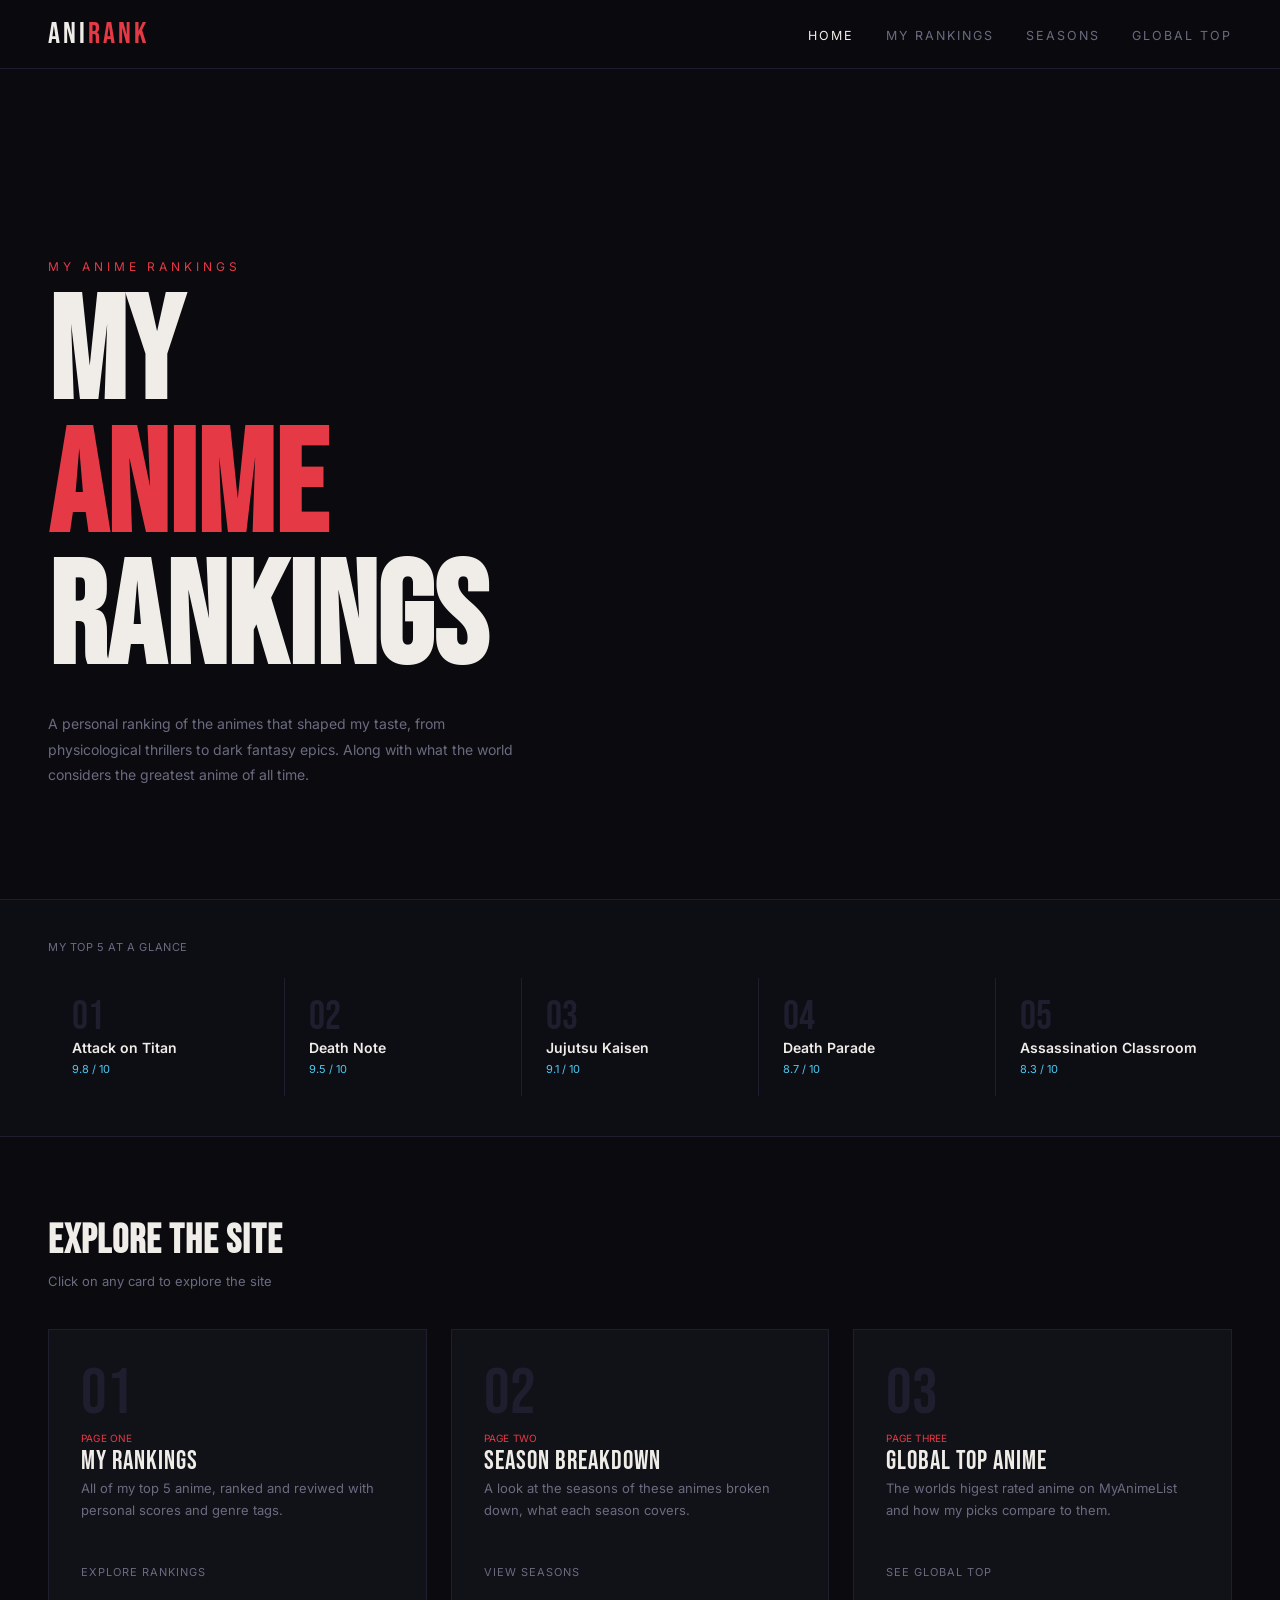
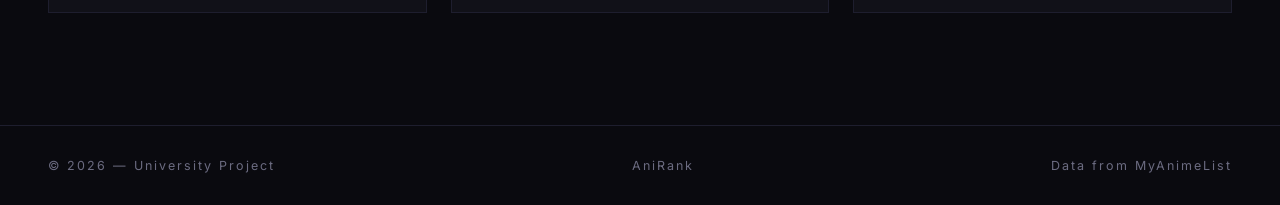
<file: index.html>
<!DOCTYPE html>
<html lang="en">

<head>
    <meta charset="UTF-8">
    <meta name="viewport" content="width=device-width, initial-scale=1.0">
    <title>AniRank</title>
    <link rel="icon" type="image/png" href="images/favicon-96x96.png">
    <link rel="stylesheet" href="styles/style.css" />
</head>

<body>

    <nav>
        <a href="index.html" class="nav-logo">Ani<span>Rank</span></a>
        <ul class="nav-links">
            <li><a href="index.html" class="active">Home</a></li>
            <li><a href="rankings.html">My Rankings</a></li>
            <li><a href="seasons.html">Seasons</a></li>
            <li><a href="global.html">Global Top</a></li>
        </ul>
    </nav>

    <section class="hero">
        <p class="hero-label">My Anime Rankings</p>
        <h1 class="hero-title">MY<br><span class="red">ANIME</span><br>RANKINGS</h1>
        <p class="hero-desc"> A personal ranking of the animes that shaped my taste, from physicological thrillers to
            dark fantasy epics. Along with what the world considers the greatest anime of all time.</p>
    </section>

    <section class="top5">
        <p class="top5-label">My top 5 at a glance</p>
        <section class="top5-row">
            <a class="top5-item">
                <span class="t5-rank">01</span><br>
                <span class="t5-name">Attack on Titan</span><br>
                <span class="t5-score">9.8 / 10</span>
            </a>
            <a class="top5-item">
                <span class="t5-rank">02</span><br>
                <span class="t5-name">Death Note</span><br>
                <span class="t5-score">9.5 / 10</span>
            </a>
            <a class="top5-item">
                <span class="t5-rank">03</span><br>
                <span class="t5-name">Jujutsu Kaisen</span><br>
                <span class="t5-score">9.1 / 10</span>
            </a>
            <a class="top5-item">
                <span class="t5-rank">04</span><br>
                <span class="t5-name">Death Parade</span><br>
                <span class="t5-score">8.7 / 10</span>
            </a>
            <a class="top5-item">
                <span class="t5-rank">05</span><br>
                <span class="t5-name">Assassination Classroom</span><br>
                <span class="t5-score">8.3 / 10</span>
            </a>
        </section>
    </section>

    <section class="pages-sec">
        <h2 class="section-title">Explore the site</h2>
        <p class=section-subtitle>Click on any card to explore the site</p>
        <section class="cards-grid">
            <a href="rankings.html" class="page-card">
                <span class="card-number">01</span><br>
                <span class="card-tag">Page One</span><br>
                <span class="card-title">My Rankings</span><br>
                <p class="card-desc">All of my top 5 anime, ranked and reviwed with personal scores and genre tags.</p>
                <br>
                <span class="card-link">Explore Rankings </span>
            </a>

            <a href="seasons.html" class="page-card">
                <span class="card-number">02</span><br>
                <span class="card-tag">Page Two</span><br>
                <span class="card-title">Season Breakdown</span><br>
                <p class="card-desc">A look at the seasons of these animes broken down, what each season covers.</p>
                <br>
                <span class="card-link">View Seasons </span>
            </a>

            <a href="global.html" class="page-card">
                <span class="card-number">03</span><br>
                <span class="card-tag">Page Three</span><br>
                <span class="card-title">Global Top Anime</span><br>
                <p class="card-desc">The worlds higest rated anime on MyAnimeList and how my picks compare to them.</p>
                <br>
                <span class="card-link">See Global Top </span>

            </a>
        </section>
    </section>
    <footer>
        <span>© 2026 — University Project</span>
        <span>AniRank</span>
        <span>Data from MyAnimeList</span>
    </footer>


</body>

</html>
</file>
<file: styles/style.css>
@import url('https://fonts.googleapis.com/css2?family=Bebas+Neue&family=Inter:wght@300;400;600&display=swap');

/* Global Styles */

* {
    box-sizing: border-box;
    margin: 0;
    padding: 0;
}

body {
    background-color: #0a0a0f;
    color: #f0ede8;
    font-family: 'Inter', sans-serif;
}

a {
    text-decoration: none;
    color: inherit;
}

/* Navigation Bar */

nav {
    position: fixed;
    top: 0;
    left: 0;
    right: 0;
    z-index: 100;
    background-color: rgba(10, 10, 15, 0.95);
    border-bottom: 1px solid #1e1e2e;
    padding: 16px 48px;
    display: flex;
    align-items: center;
    justify-content: space-between;
}

.nav-logo {
    font-family: 'Bebas Neue', sans-serif;
    font-size: 30px;
    letter-spacing: 3px;
}

.nav-logo span {
    color: #e63946;
}

.nav-links {
    list-style: none;
    display: flex;
    gap: 32px;
}

.nav-links a {
    font-size: 12.5px;
    letter-spacing: 2px;
    text-transform: uppercase;
    color: #6b6b80;
    transition: color 0.4s;
}

.nav-links a:hover,
.nav-links a.active {
    color: #f0ede8;
}

/* Footer */

footer {
    border-top: 1px solid #1e1e2e;
    padding: 32px 48px;
    display: flex;
    justify-content: space-between;
    align-items: center;
    margin-top: 32px;
}

footer span {
    font-size: 12.5px;
    color: #6b6b80;
    letter-spacing: 2px;
}

/*Hero Section*/

.hero {
    min-height: 100vh;
    display: flex;
    flex-direction: column;
    justify-content: flex-end;
    padding: 0 48px 80px;
    background-color: #0a0a0f;
    border-bottom: 1px solid #1e1e2e;
}

.hero-label {
    font-size: 12px;
    letter-spacing: 4px;
    text-transform: uppercase;
    color: #e63946;
    margin-bottom: 16px;
}

.hero-title {
    font-family: 'Bebas Neue', sans-serif;
    font-size: clamp(64px, 12vw, 144px);
    line-height: 0.92;
    letter-spacing: 0.4px;
    margin-bottom: 24px;
}

.hero-title .red {
    color: #e63946;
}

.hero-desc {
    font-size: 14px;
    color: #6b6b80;
    line-height: 1.8;
    max-width: 480px;
    margin-bottom: 32px;
}

/* Top 5 */

.top5 {
    background-color: #0d0d14;
    border-bottom: 1px solid #1e1e2e;
    padding: 40px 48px;
}

.top5-label {
    font-size: 11px;
    letter-spacing: .6px;
    text-transform: uppercase;
    color: #6b6b80;
    margin-bottom: 24px;
}

.top5-row {
    display: flex;
    gap: 0;
}

.top5-item {
    flex: 1;
    padding: 19px 24px;
    border-right: 1px solid #1e1e2e;
    transition: background-color 0.2s;
}

.top5-item:last-child {
    border-right: none;
}

.top5-item:hover {
    background-color: rgba(230, 57, 70, 0.05);
}

.t5-rank {
    font-family: 'Bebas Neue', sans-serif;
    font-size: 40px;
    color: #1e1e2e;
    line-height: 1;
    margin-bottom: 5px;
}

.t5-name {
    font-size: 14px;
    font-weight: 600;
    color: #f0ede8;
    margin-bottom: 3px;
}

.t5-score {
    font-size: 11px;
    color: #4cc9f0;
}

/* Crads */

.pages-sec {
    padding: 80px 48px;
}

.section-title {
    font-family: 'Bebas Neue', sans-serif;
    font-size: 40px;
    letter-spacing: 1px;
    margin-bottom: 8px;
}

.section-subtitle {
    font-size: 13px;
    color: #6b6b80;
    margin-bottom: 40px;
}

.cards-grid {
    display: grid;
    grid-template-columns: repeat(3, 1fr);
    gap: 24px;
}

.page-card {
    background-color: #111118;
    border: 1px solid #1e1e2e;
    padding: 32px;
    display: block;
    transition: border-color 0.2s, transform 0.2s;
}

.page-card:hover {
    border-color: #e63946;
    transform: translateY(-5px);
}

.card-number {
    font-family: 'Bebas Neue', sans-serif;
    font-size: 64px;
    color: #1e1e2e;
    line-height: 1;
    margin-bottom: 13px;
}

.card-tag {
    font-size: 10px;
    letter-spacing: 0.2px;
    text-transform: uppercase;
    color: #e63946;
    margin-bottom: 6px;
}

.card-title {
    font-family: 'Bebas Neue', sans-serif;
    font-size: 26px;
    letter-spacing: 1px;
    color: #f0ede8;
    margin-bottom: 13px;
}

.card-desc {
    font-size: 13px;
    color: #6b6b80;
    line-height: 1.7;
    margin-bottom: 19px;
}

.card-link {
    font-size: 11px;
    letter-spacing: 1px;
    text-transform: uppercase;
    color: #6b6b80;
    transition: color 0.2s;
}

.page-card:hover .card-link {
    color: #e63946;
}

/* Header Section (only for sub websites) */

.page-header {
  padding: 120px 48px 48px;
  border-bottom: 1px solid #1e1e2e;
}

.page-header p {
  font-size: 12px;
  letter-spacing: 2px;
  text-transform: uppercase;
  color: #d10f20;
  margin-bottom: 14px;
}

.page-header h1 {
  font-family: 'Bebas Neue', sans-serif;
  font-size: clamp(48px, 7vw, 96px);
  line-height: 0.92;
  letter-spacing: 1px;
  margin-bottom: 16px;
}

.page-header h1 span {
  color: #e63946;
}

.page-header .subtitle {
  font-size: 12px;
  color: #6b6b80;
  letter-spacing: 1.1px;
}
</file>
